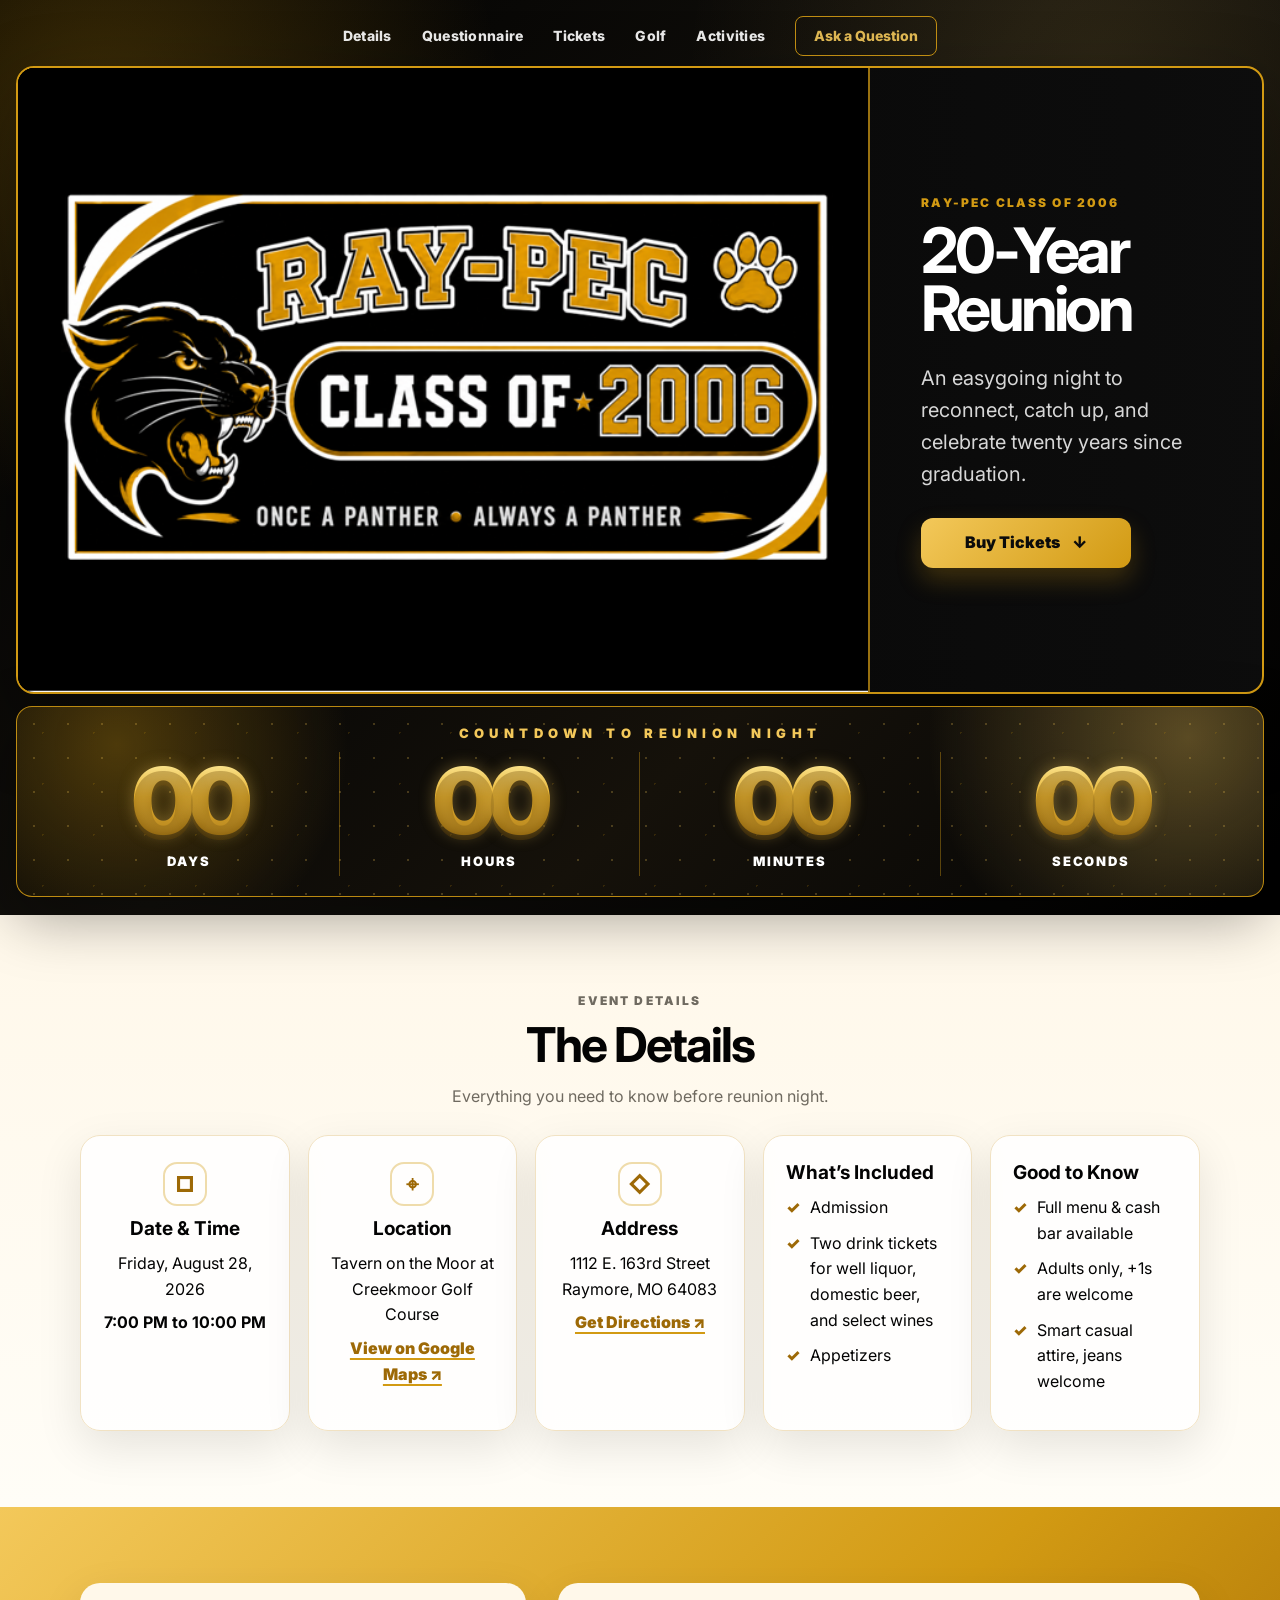
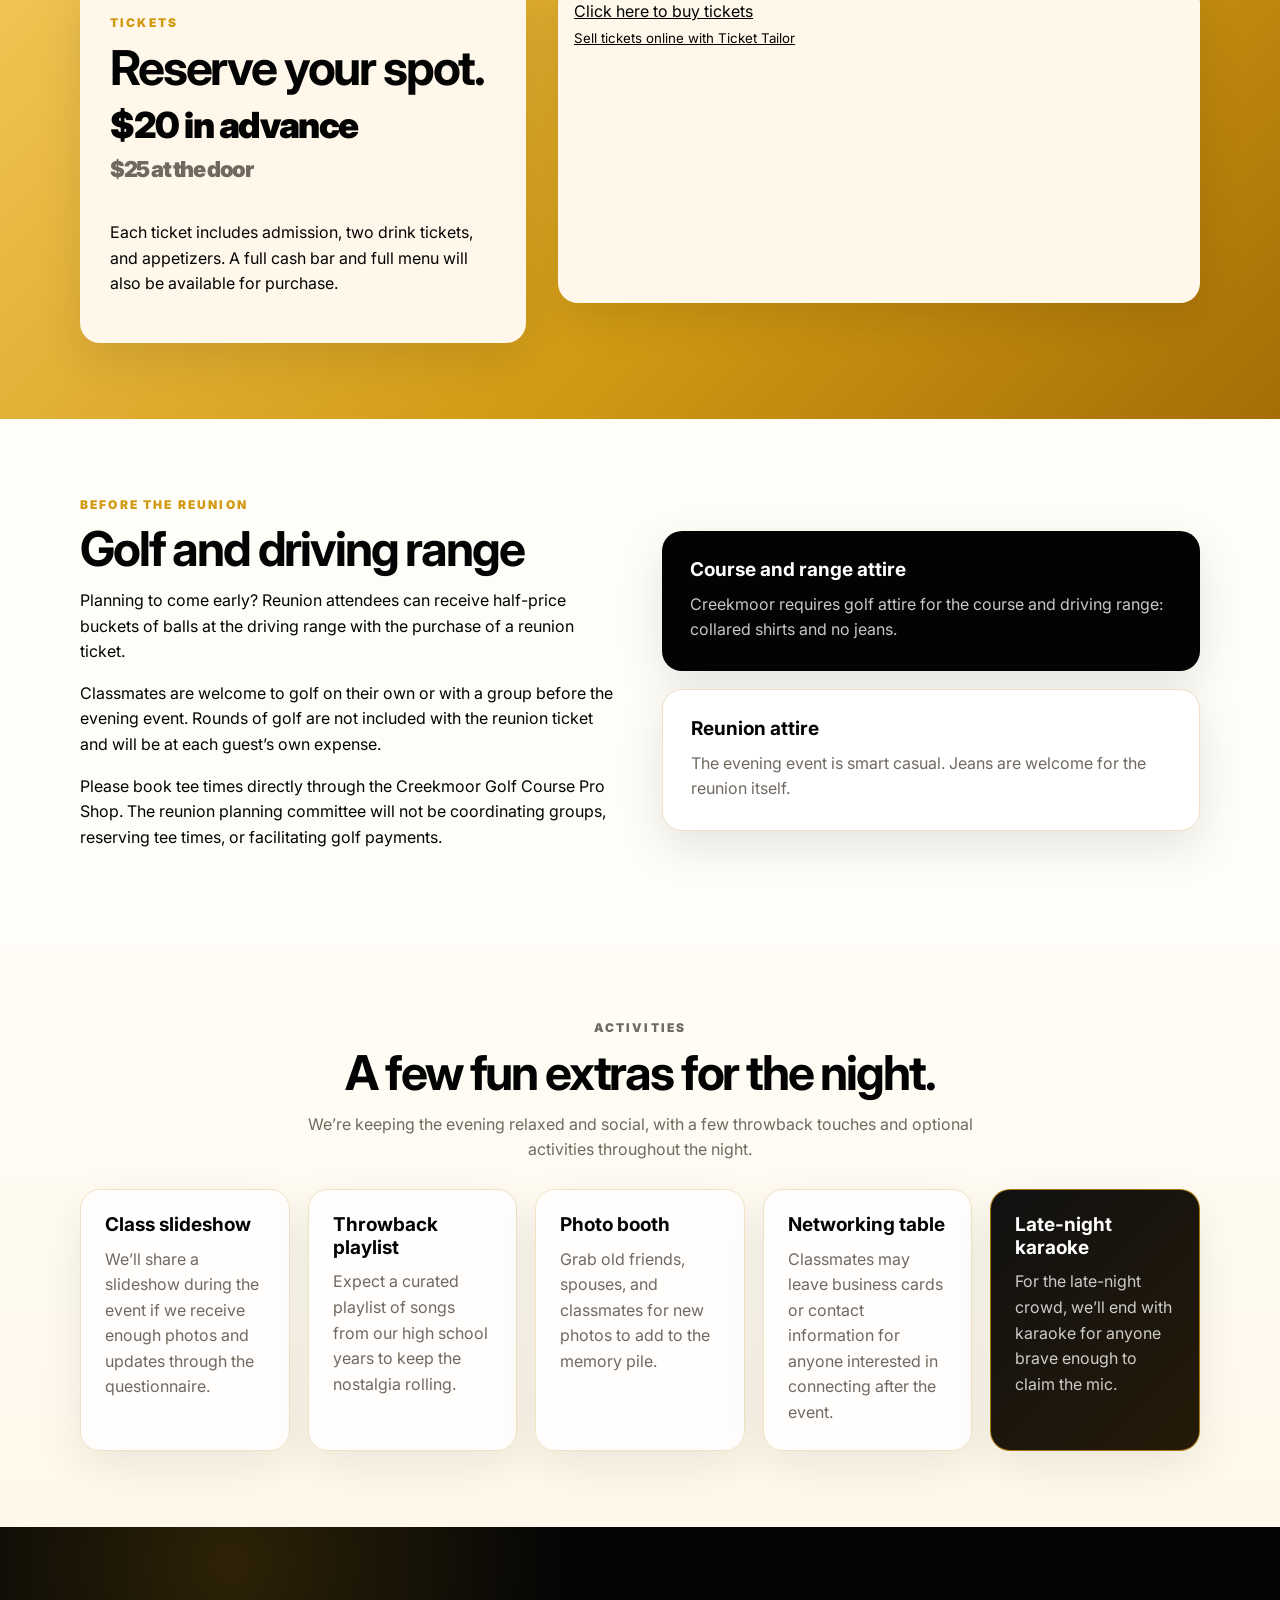
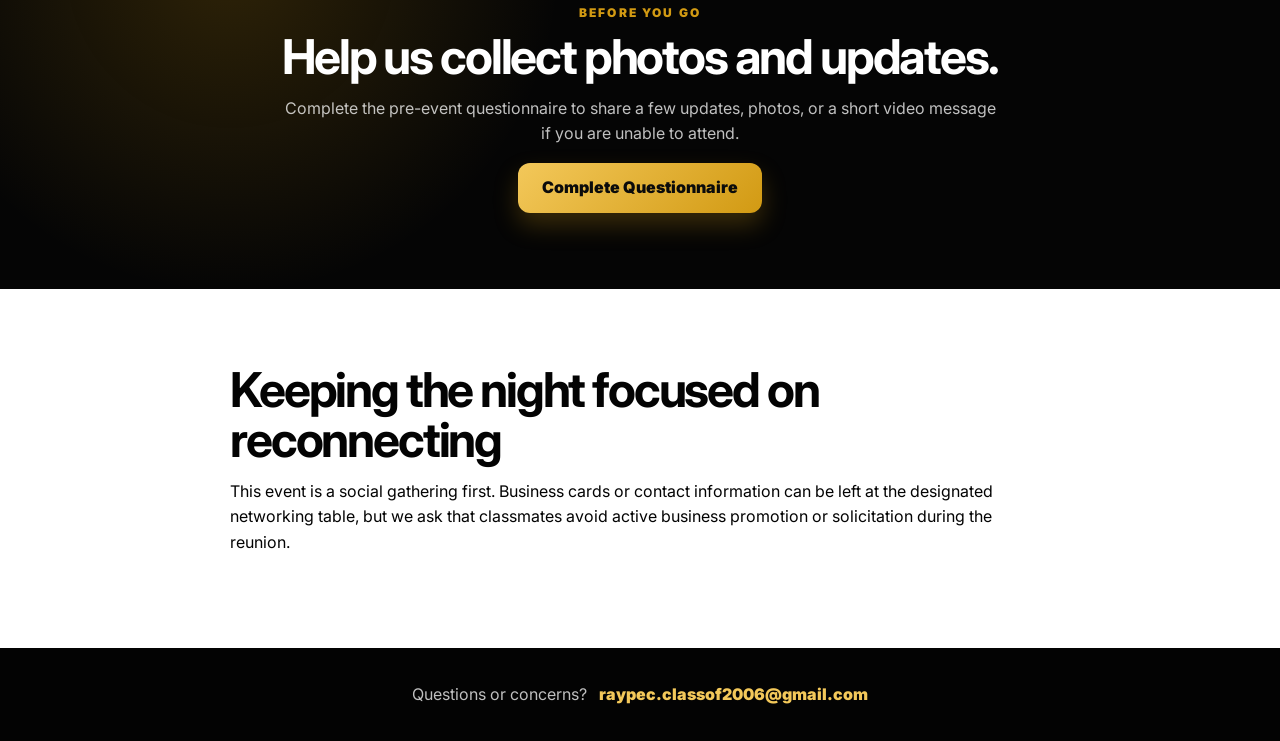
<file: index.html>
<!doctype html>
<html lang="en">
<head>
  <meta charset="utf-8" />
  <meta name="viewport" content="width=device-width, initial-scale=1" />
  <title>Ray-Pec Class of 2006 | 20-Year Reunion</title>
  <meta name="description" content="Ray-Pec Class of 2006 20-Year Reunion at Tavern on the Moor at Creekmoor Golf Course on August 28, 2026." />
  <link rel="preconnect" href="https://fonts.googleapis.com">
  <link rel="preconnect" href="https://fonts.gstatic.com" crossorigin>
  <link href="https://fonts.googleapis.com/css2?family=Inter:wght@400;500;700;800;900&display=swap" rel="stylesheet">
  <link rel="stylesheet" href="styles.css" />
</head>
<body>
  <header class="site-hero">
    <nav class="nav" aria-label="Main navigation">
      <a href="#details">Details</a>
      <a href="questionnaire.html">Questionnaire</a>
      <a href="#tickets">Tickets</a>
      <a href="#golf">Golf</a>
      <a href="#activities">Activities</a>
      <button class="nav-link-button question-trigger" type="button">Ask a Question</button>
    </nav>

    <div class="hero-shell">
      <div class="hero-brand-panel" aria-label="Ray-Pec Class of 2006 banner">
        <img class="hero-image" src="assets/raypec-reunion-hero.png" alt="Ray-Pec Class of 2006, Once a Panther Always a Panther" decoding="async" fetchpriority="high" />
      </div>

      <div class="hero-copy">
        <p class="eyebrow">Ray-Pec Class of 2006</p>
        <h1><span class="nowrap">20-Year</span><br>Reunion</h1>
        <p class="lede">An easygoing night to reconnect, catch up, and celebrate twenty years since graduation.</p>
        <a class="button primary hero-ticket" href="#tickets">Buy Tickets <span class="button-arrow" aria-hidden="true">↓</span></a>
      </div>
    </div>

    <section class="countdown-band" aria-label="Countdown to reunion">
      <p class="countdown-title">Countdown to Reunion Night</p>
      <div class="countdown" id="countdown">
        <div><strong id="days">--</strong><span>Days</span></div>
        <div><strong id="hours">--</strong><span>Hours</span></div>
        <div><strong id="minutes">--</strong><span>Minutes</span></div>
        <div><strong id="seconds">--</strong><span>Seconds</span></div>
      </div>
    </section>
  </header>

  <main>
    <section id="details" class="section details-section">
      <div class="container centered section-heading">
        <p class="eyebrow">Event Details</p>
        <h2>The Details</h2>
        <p>Everything you need to know before reunion night.</p>
      </div>

      <div class="container details-grid">
        <article class="info-card">
          <span class="card-icon" aria-hidden="true">□</span>
          <h3>Date &amp; Time</h3>
          <p>Friday, August 28, 2026</p>
          <p><strong>7:00 PM to 10:00 PM</strong></p>
        </article>

        <article class="info-card">
          <span class="card-icon" aria-hidden="true">⌖</span>
          <h3>Location</h3>
          <p>Tavern on the Moor at Creekmoor Golf Course</p>
          <a class="map-link" href="https://www.google.com/maps/search/?api=1&query=Tavern%20on%20the%20Moor%20at%20Creekmoor%20Golf%20Course%201112%20E%20163rd%20Street%20Raymore%20MO%2064083" target="_blank" rel="noopener">View on Google Maps ↗</a>
        </article>

        <article class="info-card">
          <span class="card-icon" aria-hidden="true">◇</span>
          <h3>Address</h3>
          <p>1112 E. 163rd Street<br>Raymore, MO 64083</p>
          <a class="map-link" href="https://www.google.com/maps/dir/?api=1&destination=1112%20E%20163rd%20Street%20Raymore%20MO%2064083" target="_blank" rel="noopener">Get Directions ↗</a>
        </article>

        <article class="info-card list-card">
          <h3>What’s Included</h3>
          <ul>
            <li>Admission</li>
            <li>Two drink tickets for well liquor, domestic beer, and select wines</li>
            <li>Appetizers</li>
          </ul>
        </article>

        <article class="info-card list-card">
          <h3>Good to Know</h3>
          <ul>
            <li>Full menu & cash bar available</li>
            <li>Adults only, +1s are welcome</li>
            <li>Smart casual attire, jeans welcome</li>
          </ul>
        </article>
      </div>
    </section>

    <section id="tickets" class="section ticket-section" tabindex="-1">
      <div class="container ticket-section-grid">
        <div class="ticket-box">
          <p class="eyebrow">Tickets</p>
          <h2>Reserve your spot.</h2>
          <p class="price">$20 in advance<br><span>$25 at the door</span></p>
          <p>Each ticket includes admission, two drink tickets, and appetizers. A full cash bar and full menu will also be available for purchase.</p>
        </div>
        <div class="ticket-widget-card">
          <div class="tt-widget"><div class="tt-widget-fallback"><p><a href="https://www.tickettailor.com/all-tickets/raymorepeculiarclassof2006/?ref=website_widget&show_search_filter=true&show_date_filter=true&show_sort=true" target="_blank" rel="noopener">Click here to buy tickets</a><br /><small><a href="https://www.tickettailor.com?rf=wdg_322495" class="tt-widget-powered">Sell tickets online with Ticket Tailor</a></small></p></div><script src="https://cdn.tickettailor.com/js/widgets/min/widget.js" data-url="https://www.tickettailor.com/all-tickets/raymorepeculiarclassof2006/?ref=website_widget&show_search_filter=true&show_date_filter=true&show_sort=true" data-type="inline" data-inline-minimal="true" data-inline-show-logo="false" data-inline-bg-fill="true" data-inline-inherit-ref-from-url-param="" data-inline-ref="website_widget"></script></div>
        </div>
      </div>
    </section>

    <section id="golf" class="section golf-section">
      <div class="container two-column">
        <div>
          <p class="eyebrow">Before the Reunion</p>
          <h2>Golf and driving range</h2>
          <p>Planning to come early? Reunion attendees can receive half-price buckets of balls at the driving range with the purchase of a reunion ticket.</p>
          <p>Classmates are welcome to golf on their own or with a group before the evening event. Rounds of golf are not included with the reunion ticket and will be at each guest’s own expense.</p>
          <p>Please book tee times directly through the Creekmoor Golf Course Pro Shop. The reunion planning committee will not be coordinating groups, reserving tee times, or facilitating golf payments.</p>
        </div>
        <div class="golf-cards">
          <div class="small-card">
            <h3>Course and range attire</h3>
            <p>Creekmoor requires golf attire for the course and driving range: collared shirts and no jeans.</p>
          </div>
          <div class="small-card light-card">
            <h3>Reunion attire</h3>
            <p>The evening event is smart casual. Jeans are welcome for the reunion itself.</p>
          </div>
        </div>
      </div>
    </section>

    <section id="activities" class="section activities-section">
      <div class="container centered section-heading">
        <p class="eyebrow">Activities</p>
        <h2>A few fun extras for the night.</h2>
        <p>We’re keeping the evening relaxed and social, with a few throwback touches and optional activities throughout the night.</p>
      </div>

      <div class="container activities-grid">
        <article class="activity-card">
          <h3>Class slideshow</h3>
          <p>We’ll share a slideshow during the event if we receive enough photos and updates through the questionnaire.</p>
        </article>
        <article class="activity-card">
          <h3>Throwback playlist</h3>
          <p>Expect a curated playlist of songs from our high school years to keep the nostalgia rolling.</p>
        </article>
        <article class="activity-card">
          <h3>Photo booth</h3>
          <p>Grab old friends, spouses, and classmates for new photos to add to the memory pile.</p>
        </article>
        <article class="activity-card">
          <h3>Networking table</h3>
          <p>Classmates may leave business cards or contact information for anyone interested in connecting after the event.</p>
        </article>
        <article class="activity-card highlight-card">
          <h3>Late-night karaoke</h3>
          <p>For the late-night crowd, we’ll end with karaoke for anyone brave enough to claim the mic.</p>
        </article>
      </div>
    </section>

    <section class="section black-section">
      <div class="container centered">
        <p class="eyebrow">Before You Go</p>
        <h2>Help us collect photos and updates.</h2>
        <p class="section-copy">Complete the pre-event questionnaire to share a few updates, photos, or a short video message if you are unable to attend.</p>
        <a class="button primary" href="questionnaire.html">Complete Questionnaire</a>
      </div>
    </section>

    <section class="section networking-section">
      <div class="container narrow">
        <h2>Keeping the night focused on reconnecting</h2>
        <p>This event is a social gathering first. Business cards or contact information can be left at the designated networking table, but we ask that classmates avoid active business promotion or solicitation during the reunion.</p>
      </div>
    </section>
  </main>

  <footer class="footer">
    <div class="container footer-inner">
      <p>Questions or concerns?</p>
      <button class="footer-link-button question-trigger" type="button">raypec.classof2006@gmail.com</button>
    </div>
  </footer>

  <div class="modal" id="questionModal" aria-hidden="true">
    <div class="modal-backdrop" data-close-modal></div>
    <div class="modal-card" role="dialog" aria-modal="true" aria-labelledby="questionModalTitle">
      <button class="modal-close" type="button" data-close-modal aria-label="Close question form">×</button>
      <p class="eyebrow">Contact</p>
      <h2 id="questionModalTitle">Ask a question</h2>
      <p>Your message will open in your email app addressed to the reunion inbox.</p>
      <form id="questionForm">
        <label for="questionName">Your name</label>
        <input id="questionName" name="name" type="text" placeholder="Your name" />
        <label for="questionEmail">Your email</label>
        <input id="questionEmail" name="email" type="email" placeholder="you@example.com" />
        <label for="questionMessage">Question</label>
        <textarea id="questionMessage" name="message" rows="5" placeholder="What would you like to ask?" required></textarea>
        <button class="button primary" type="submit">Send Question</button>
      </form>
    </div>
  </div>

  <script>
    const eventDate = new Date('2026-08-28T19:00:00-05:00');
    function updateCountdown() {
      const now = new Date();
      const diff = eventDate - now;
      if (diff <= 0) {
        document.getElementById('days').textContent = '00';
        document.getElementById('hours').textContent = '00';
        document.getElementById('minutes').textContent = '00';
        document.getElementById('seconds').textContent = '00';
        return;
      }
      const days = Math.floor(diff / (1000 * 60 * 60 * 24));
      const hours = Math.floor((diff / (1000 * 60 * 60)) % 24);
      const minutes = Math.floor((diff / (1000 * 60)) % 60);
      const seconds = Math.floor((diff / 1000) % 60);
      document.getElementById('days').textContent = days;
      document.getElementById('hours').textContent = String(hours).padStart(2, '0');
      document.getElementById('minutes').textContent = String(minutes).padStart(2, '0');
      document.getElementById('seconds').textContent = String(seconds).padStart(2, '0');
    }
    updateCountdown();
    setInterval(updateCountdown, 1000);

    const modal = document.getElementById('questionModal');
    const triggers = document.querySelectorAll('.question-trigger');
    const closeButtons = document.querySelectorAll('[data-close-modal]');
    const form = document.getElementById('questionForm');
    function openModal() { modal.classList.add('is-open'); modal.setAttribute('aria-hidden', 'false'); document.body.classList.add('modal-open'); }
    function closeModal() { modal.classList.remove('is-open'); modal.setAttribute('aria-hidden', 'true'); document.body.classList.remove('modal-open'); }
    triggers.forEach(button => button.addEventListener('click', openModal));
    closeButtons.forEach(button => button.addEventListener('click', closeModal));
    document.addEventListener('keydown', event => { if (event.key === 'Escape') closeModal(); });
    form.addEventListener('submit', event => {
      event.preventDefault();
      const name = document.getElementById('questionName').value.trim();
      const email = document.getElementById('questionEmail').value.trim();
      const message = document.getElementById('questionMessage').value.trim();
      const subject = encodeURIComponent('Ray-Pec Class of 2006 Reunion Question');
      const body = encodeURIComponent(`Name: ${name || 'Not provided'}\nEmail: ${email || 'Not provided'}\n\nQuestion:\n${message}`);
      window.location.href = `mailto:raypec.classof2006@gmail.com?subject=${subject}&body=${body}`;
      closeModal();
    });
  </script>
</body>
</html>
</file>
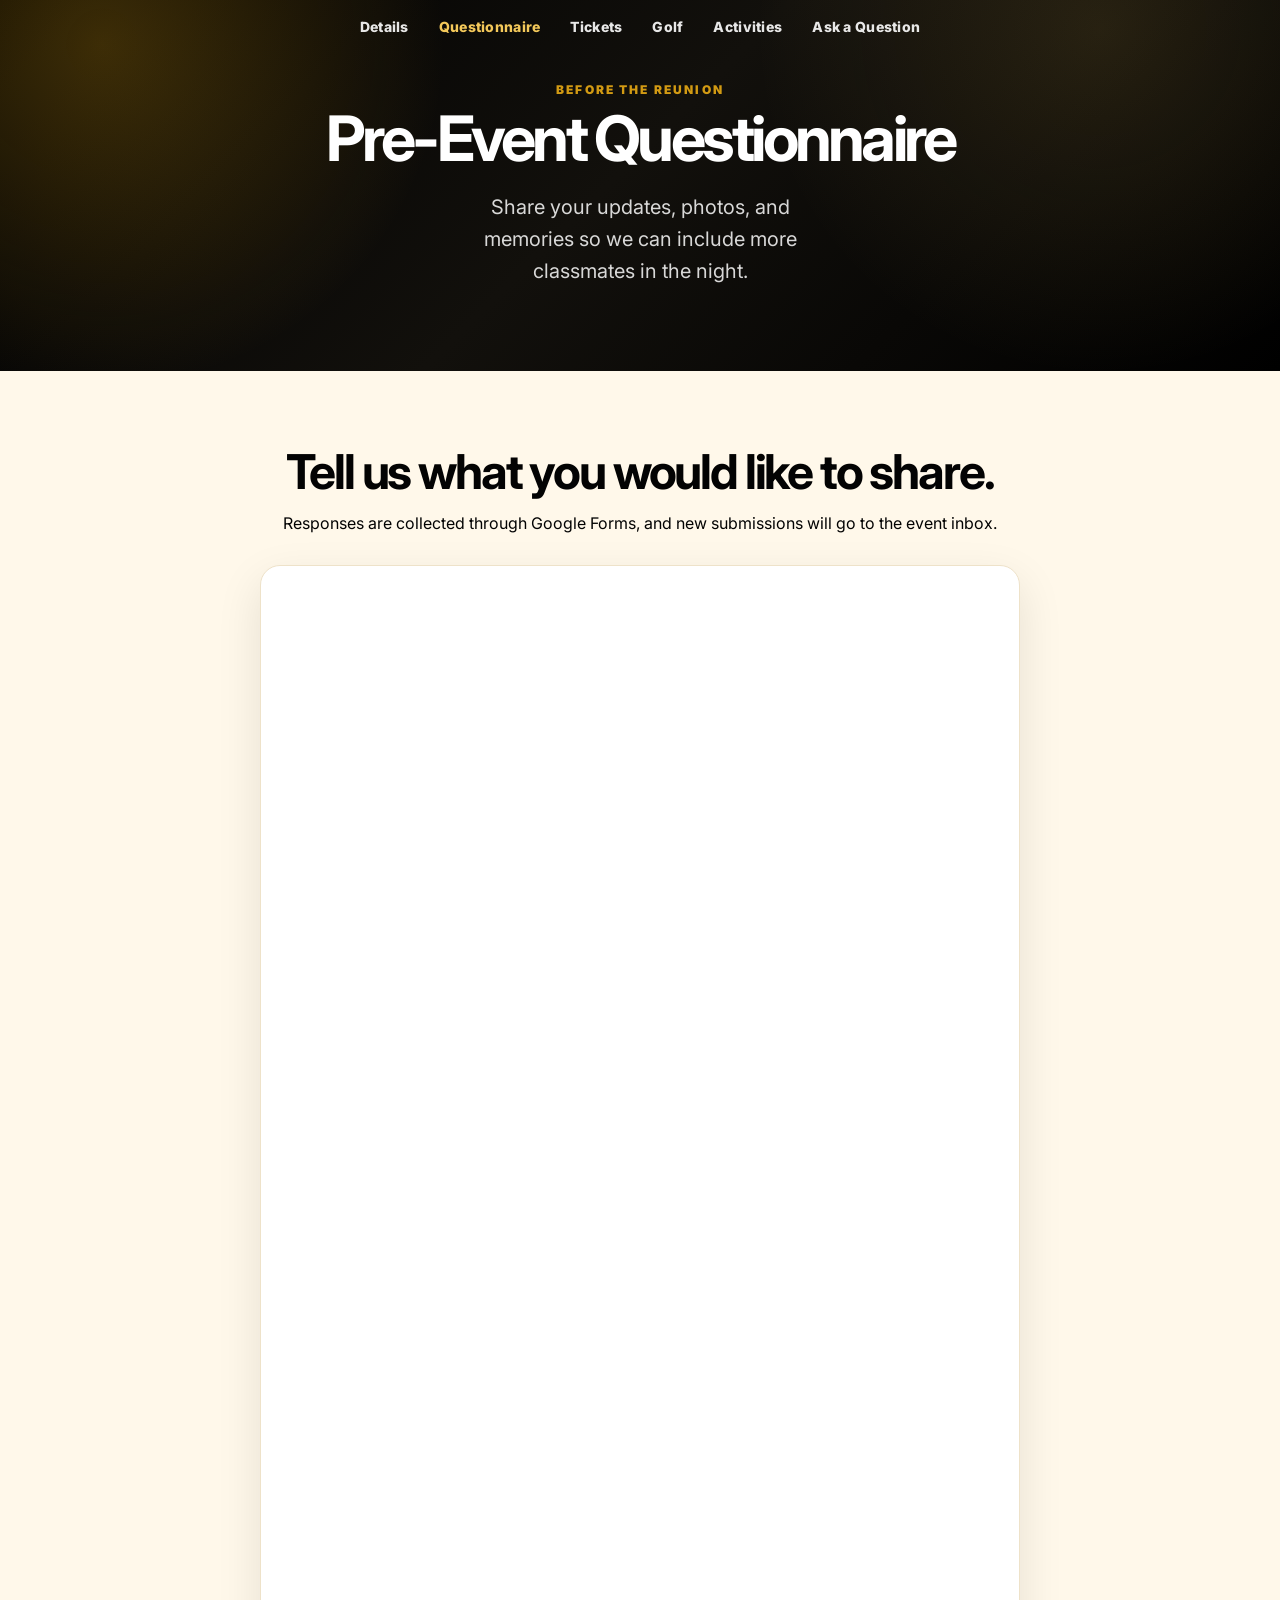
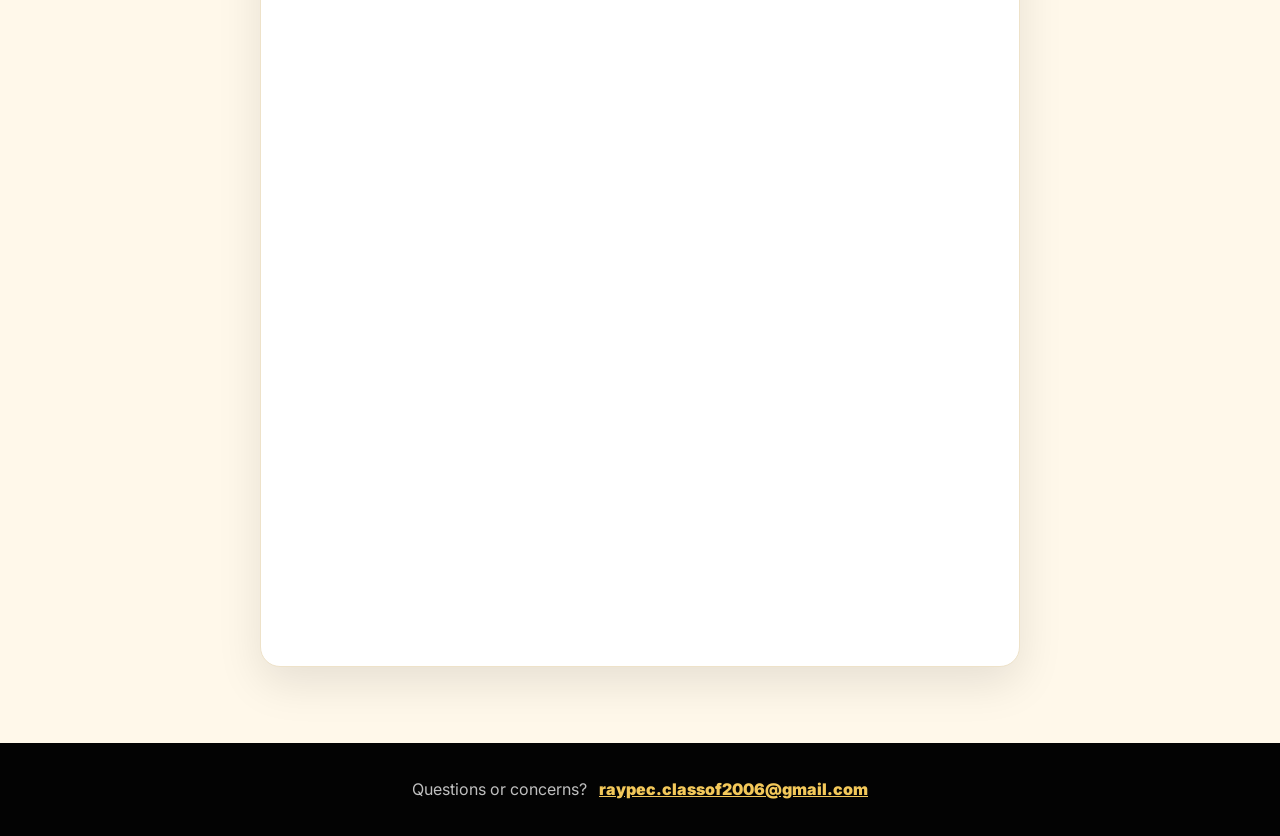
<file: questionnaire.html>
<!doctype html>
<html lang="en">
<head>
  <meta charset="utf-8" />
  <meta name="viewport" content="width=device-width, initial-scale=1" />
  <title>Pre-Event Questionnaire | Ray-Pec Class of 2006</title>
  <meta name="description" content="Pre-event questionnaire for the Ray-Pec Class of 2006 20-Year Reunion." />
  <link rel="preconnect" href="https://fonts.googleapis.com">
  <link rel="preconnect" href="https://fonts.gstatic.com" crossorigin>
  <link href="https://fonts.googleapis.com/css2?family=Inter:wght@400;500;700;800;900&display=swap" rel="stylesheet">
  <link rel="stylesheet" href="styles.css" />
</head>
<body>
  <header class="page-header">
<nav class="nav" aria-label="Main navigation">
  <a href="index.html#details">Details</a>
  <a href="questionnaire.html" aria-current="page">Questionnaire</a>
  <a href="index.html#tickets">Tickets</a>
  <a href="index.html#golf">Golf</a>
  <a href="index.html#activities">Activities</a>
  <a class="nav-link-button"
     href="mailto:raypec.classof2006@gmail.com?subject=Ray-Pec%20Class%20of%202006%20Reunion%20Question">
     Ask a Question
  </a>
</nav>

    <div class="container page-title-block">
      <p class="eyebrow">Before the Reunion</p>
      <h1>Pre-Event Questionnaire</h1>
      <p class="lede">Share your updates, photos, and memories so we can include more classmates in the night.</p>
    </div>
  </header>

  <main>
    <section class="section questionnaire-section">
      <div class="container narrow centered questionnaire-intro">
        <h2>Tell us what you would like to share.</h2>
        <p>Responses are collected through Google Forms, and new submissions will go to the event inbox.</p>
      </div>

      <div class="container form-container" id="questionnaire-form">
        <div class="form-wrapper">
 <iframe
    class="google-form"
    src="https://docs.google.com/forms/d/e/1FAIpQLSeV0rukMgLO7NEczFhlp-DngjpS_MeqoyuEcyORSAe2j8kFjw/viewform?embedded=true"
    title="Ray-Pec Class of 2006 Pre-Event Questionnaire"
    loading="lazy"
    width="100%"
    height="1700"
    frameborder="0"
    marginheight="0"
    marginwidth="0">
    Loading…
</iframe>
        </div>
      </div>
    </section>
  </main>

  <footer class="footer">
    <div class="container footer-inner">
      <p>Questions or concerns?</p>
      <a class="footer-link-button" href="mailto:raypec.classof2006@gmail.com">raypec.classof2006@gmail.com</a>
    </div>
  </footer>
</body>
</html>
</file>
<file: styles.css>
:root {
  --black: #030303;
  --black-soft: #101010;
  --charcoal: #17130d;
  --gold: #d29a13;
  --gold-light: #f3c85a;
  --gold-deep: #9d6906;
  --cream: #fff8ea;
  --white: #ffffff;
  --muted: #6f6a60;
  --line: rgba(255,255,255,.18);
  --shadow: 0 28px 80px rgba(0,0,0,.32);
}

* { box-sizing: border-box; }
html { scroll-behavior: smooth; }
body {
  margin: 0;
  font-family: Inter, system-ui, -apple-system, BlinkMacSystemFont, "Segoe UI", sans-serif;
  color: var(--black);
  background: var(--cream);
  line-height: 1.6;
}
body.modal-open { overflow: hidden; }
a { color: inherit; }
button { font: inherit; }

.nav {
  width: min(1240px, calc(100% - 32px));
  margin: 0 auto;
  padding: 16px 0 10px;
  display: flex;
  gap: 30px;
  align-items: center;
  justify-content: center;
  color: var(--white);
  font-size: 14px;
  letter-spacing: .02em;
}
.nav a, .nav-link-button {
  text-decoration: none;
  color: inherit;
  background: transparent;
  border: 0;
  padding: 0;
  font: inherit;
  font-weight: 800;
  cursor: pointer;
  white-space: nowrap;
  opacity: .9;
}
.nav a:hover, .nav a[aria-current="page"], .nav-link-button:hover { opacity: 1; color: var(--gold-light); }
.nav-link-button {
  border: 1px solid var(--gold);
  padding: 8px 18px;
  border-radius: 8px;
  color: var(--gold-light);
}

.site-hero, .page-header {
  background:
    radial-gradient(circle at 8% 12%, rgba(210,154,19,.28), transparent 28%),
    radial-gradient(circle at 86% 8%, rgba(243,200,90,.12), transparent 30%),
    linear-gradient(135deg, #000, #12100c 48%, #000);
}
.site-hero { padding-bottom: 18px; }
.page-header { padding-bottom: 56px; }

.hero-shell {
  width: min(1360px, calc(100% - 32px));
  margin: 0 auto 12px;
  display: grid;
  grid-template-columns: minmax(0, 2.05fr) minmax(380px, .95fr);
  align-items: stretch;
  min-height: 560px;
  background:
    linear-gradient(90deg, rgba(0,0,0,.05), rgba(255,255,255,.03)),
    #050505;
  border: 2px solid var(--gold);
  border-radius: 18px;
  overflow: hidden;
  box-shadow: var(--shadow);
}
.hero-brand-panel {
  min-height: 560px;
  background: #020202;
  display: flex;
  align-items: center;
  justify-content: center;
  padding: 0;
  overflow: hidden;
}
.hero-brand-panel img {
  width: 100%;
  height: 100%;
  min-height: 560px;
  display: block;
  object-fit: cover;
  object-position: 38% center;
}
.hero-copy {
  color: var(--white);
  padding: clamp(34px, 4vw, 56px);
  display: flex;
  flex-direction: column;
  justify-content: center;
  border-left: 2px solid rgba(210,154,19,.72);
  overflow: hidden;
}
.eyebrow {
  margin: 0 0 10px;
  text-transform: uppercase;
  letter-spacing: .18em;
  font-size: 12px;
  font-weight: 900;
  color: var(--gold);
}
h1, h2, h3, p { margin-top: 0; }
h1 {
  max-width: 100%;
  font-size: clamp(58px, 4.9vw, 84px);
  line-height: .92;
  margin-bottom: 24px;
  letter-spacing: -.06em;
}

.nowrap {
  white-space: nowrap;
}
h2 {
  font-size: clamp(30px, 4vw, 48px);
  line-height: 1.04;
  letter-spacing: -.045em;
  margin-bottom: 14px;
}
h3 { font-size: 19px; line-height: 1.2; margin-bottom: 10px; }
.lede {
  max-width: 360px;
  margin-bottom: 28px;
  color: rgba(255,255,255,.84);
  font-size: clamp(17px, 1.6vw, 20px);
}

.button {
  display: inline-flex;
  align-items: center;
  justify-content: center;
  gap: 12px;
  min-height: 50px;
  padding: 0 24px;
  border-radius: 12px;
  font-weight: 900;
  text-decoration: none;
  border: 0;
  cursor: pointer;
  transition: transform .16s ease, box-shadow .16s ease, filter .16s ease;
}
.button:hover { transform: translateY(-2px); filter: brightness(1.05); }
.primary {
  background: linear-gradient(135deg, var(--gold-light), var(--gold));
  color: #0b0b0b;
  box-shadow: 0 12px 25px rgba(210,154,19,.25);
}
.hero-ticket { width: fit-content; min-width: 210px; }

.countdown-band {
  width: min(1360px, calc(100% - 32px));
  margin: 0 auto;
  padding: 16px 22px 20px;
  border: 1px solid rgba(210,154,19,.88);
  border-radius: 16px;
  background:
    radial-gradient(circle at 8% 20%, rgba(210,154,19,.34), transparent 20%),
    radial-gradient(circle at 94% 16%, rgba(243,200,90,.34), transparent 22%),
    linear-gradient(135deg, #050505, #15110a 50%, #050505);
  box-shadow: 0 20px 60px rgba(0,0,0,.36);
  overflow: hidden;
  position: relative;
}
.countdown-band::before,
.countdown-band::after {
  content: "";
  position: absolute;
  inset: 0;
  pointer-events: none;
  background-image:
    radial-gradient(circle, rgba(243,200,90,.72) 0 1px, transparent 1px),
    radial-gradient(circle, rgba(210,154,19,.5) 0 1px, transparent 1px);
  background-size: 34px 34px, 51px 51px;
  opacity: .18;
}
.countdown-title {
  position: relative;
  z-index: 1;
  margin: 0 0 8px;
  text-align: center;
  text-transform: uppercase;
  letter-spacing: .42em;
  font-size: 13px;
  font-weight: 900;
  color: var(--gold-light);
}
.countdown {
  position: relative;
  z-index: 1;
  display: grid;
  grid-template-columns: repeat(4, 1fr);
  gap: 0;
}
.countdown div {
  text-align: center;
  padding: 8px 12px 4px;
  border-right: 1px solid rgba(210,154,19,.4);
}
.countdown div:last-child { border-right: 0; }
.countdown strong {
  display: block;
  font-size: clamp(48px, 7.2vw, 92px);
  line-height: .9;
  font-weight: 900;
  letter-spacing: -.07em;
  color: var(--gold-light);
  text-shadow: 0 0 16px rgba(243,200,90,.35), 0 5px 0 rgba(90,57,0,.38);
  background: linear-gradient(180deg, #fff1a9 0%, #e4ac25 44%, #8e5e05 100%);
  -webkit-background-clip: text;
  background-clip: text;
  color: transparent;
}
.countdown span {
  display: block;
  margin-top: 8px;
  color: var(--white);
  font-size: 13px;
  font-weight: 900;
  text-transform: uppercase;
  letter-spacing: .14em;
}

.section { padding: 76px 0; }
.container { width: min(1120px, calc(100% - 32px)); margin: 0 auto; }
.narrow { max-width: 820px; }
.centered { text-align: center; }
.section-heading { margin-bottom: 26px; }
.section-heading p, .section-copy { color: var(--muted); max-width: 720px; margin-left: auto; margin-right: auto; }

.details-section {
  background: linear-gradient(180deg, #fff8ea 0%, #fffdf7 100%);
}
.details-grid {
  display: grid;
  grid-template-columns: repeat(5, 1fr);
  gap: 18px;
}
.info-card, .small-card, .ticket-box, .ticket-widget-card, .modal-card, .form-wrapper {
  border-radius: 20px;
  box-shadow: 0 16px 45px rgba(0,0,0,.10);
}
.info-card {
  background: rgba(255,255,255,.86);
  border: 1px solid #f1e2c3;
  padding: 26px 22px;
  text-align: center;
}
.info-card p { margin-bottom: 8px; }
.card-icon {
  display: inline-grid;
  place-items: center;
  width: 44px;
  height: 44px;
  margin-bottom: 12px;
  color: var(--gold-deep);
  border: 2px solid rgba(210,154,19,.35);
  border-radius: 14px;
  font-weight: 900;
  font-size: 22px;
}
.map-link, .text-link {
  color: var(--gold-deep);
  font-weight: 900;
  text-decoration-color: var(--gold);
  text-decoration-thickness: 2px;
  text-underline-offset: 4px;
}
.map-link:hover, .text-link:hover { color: var(--black); }
.list-card { text-align: left; }
ul { margin: 0; padding-left: 0; list-style: none; }
li { position: relative; padding-left: 24px; margin-bottom: 10px; }
li::before {
  content: "✓";
  position: absolute;
  left: 0;
  color: var(--gold-deep);
  font-weight: 900;
}

.ticket-section {
  background: linear-gradient(135deg, #f3c85a, #d29a13 58%, #a56d06);
}
.ticket-section-grid {
  display: grid;
  grid-template-columns: .82fr 1.18fr;
  gap: 32px;
  align-items: start;
}
.ticket-box, .ticket-widget-card {
  background: var(--cream);
  padding: 30px;
}
.ticket-widget-card { padding: 16px; min-height: 320px; }
.tt-widget { min-height: 260px; }
.price {
  font-size: 36px;
  line-height: 1.08;
  font-weight: 900;
  letter-spacing: -.04em;
}
.price span { font-size: 22px; color: var(--muted); }

.two-column {
  display: grid;
  grid-template-columns: 1fr 1fr;
  gap: 44px;
  align-items: center;
}
.golf-section { background: #fffdf7; }
.golf-cards { display: grid; gap: 18px; }
.small-card {
  background: var(--black);
  color: var(--white);
  padding: 28px;
}
.small-card p { color: rgba(255,255,255,.78); margin-bottom: 0; }
.light-card { background: var(--white); color: var(--black); border: 1px solid #f1e2c3; }
.light-card p { color: var(--muted); }

.activities-section {
  background: linear-gradient(180deg, #fffdf7 0%, #fff8ea 100%);
}
.activities-grid {
  display: grid;
  grid-template-columns: repeat(5, 1fr);
  gap: 18px;
}
.activity-card {
  background: rgba(255,255,255,.88);
  border: 1px solid #f1e2c3;
  border-radius: 20px;
  padding: 24px;
  box-shadow: 0 16px 45px rgba(0,0,0,.08);
}
.activity-card p { color: var(--muted); margin-bottom: 0; }
.highlight-card {
  background: linear-gradient(135deg, #111, #251a08);
  color: var(--white);
  border-color: rgba(210,154,19,.75);
}
.highlight-card p { color: rgba(255,255,255,.78); }

.black-section {
  background:
    radial-gradient(circle at 18% 10%, rgba(210,154,19,.2), transparent 30%),
    #050505;
  color: var(--white);
}
.black-section .section-copy { color: rgba(255,255,255,.75); }
.networking-section { background: var(--white); }

.page-title-block {
  color: var(--white);
  text-align: center;
  padding-top: 32px;
}
.page-title-block .lede { margin-left: auto; margin-right: auto; }
.questionnaire-section { background: var(--cream); }
.questionnaire-intro { margin-bottom: 28px; }
.form-container { max-width: 760px; }
.form-wrapper {
  width: 100%;
  background: var(--white);
  overflow: hidden;
  border: 1px solid #eee2c9;
}
.google-form {
  display: block;
  width: 100%;
  min-height: 1500px;
  border: 0;
}
.form-cta {
  margin-top: 18px;
  min-height: 62px;
  padding: 0 36px;
  font-size: 18px;
  border-radius: 14px;
}

.footer {
  padding: 34px 0;
  background: var(--black);
  color: var(--white);
}
.footer-inner { display: flex; gap: 12px; justify-content: center; align-items: center; flex-wrap: wrap; }
.footer p { margin-bottom: 0; color: rgba(255,255,255,.75); }
.footer-link-button {
  border: 0;
  background: transparent;
  color: var(--gold-light);
  font-weight: 900;
  cursor: pointer;
  padding: 0;
}

.modal {
  position: fixed;
  inset: 0;
  z-index: 1000;
  display: none;
  align-items: center;
  justify-content: center;
  padding: 20px;
}
.modal.is-open { display: flex; }
.modal-backdrop {
  position: absolute;
  inset: 0;
  background: rgba(0,0,0,.72);
}
.modal-card {
  position: relative;
  z-index: 1;
  width: min(560px, 100%);
  background: var(--white);
  padding: 30px;
}
.modal-card h2 { font-size: clamp(28px, 4vw, 44px); }
.modal-close {
  position: absolute;
  top: 14px;
  right: 16px;
  width: 38px;
  height: 38px;
  border-radius: 999px;
  border: 0;
  background: var(--cream);
  color: var(--black);
  cursor: pointer;
  font-size: 26px;
  line-height: 1;
}
form { display: grid; gap: 10px; }
label { font-weight: 900; font-size: 14px; }
input, textarea {
  width: 100%;
  border: 1px solid #e1d2b5;
  border-radius: 14px;
  padding: 12px 14px;
  font: inherit;
  background: #fffdf8;
}
textarea { resize: vertical; }

@media (max-width: 1180px) {
  .hero-shell,
  .countdown-band {
    width: min(100% - 28px, 1280px);
  }

  .hero-shell {
    grid-template-columns: minmax(0, 1.75fr) minmax(340px, .9fr);
    min-height: 500px;
  }

  .hero-brand-panel,
  .hero-brand-panel img {
    min-height: 500px;
  }

  .hero-copy h1 {
    font-size: clamp(50px, 5vw, 72px);
  }
}

@media (max-width: 1050px) {
  .hero-shell {
    grid-template-columns: 1fr;
    min-height: auto;
  }

  .hero-brand-panel {
    min-height: 420px;
  }

  .hero-brand-panel img {
    min-height: 420px;
    object-position: center center;
  }

  .hero-copy {
    border-left: 0;
    border-top: 2px solid rgba(210,154,19,.72);
  }

  .hero-copy h1 {
    font-size: clamp(52px, 9vw, 82px);
  }

  .lede {
    max-width: 560px;
  }

  .details-grid {
    grid-template-columns: repeat(2, 1fr);
  }

  .activities-grid {
    grid-template-columns: repeat(2, 1fr);
  }
}

@media (max-width: 760px) {
  .nav {
    overflow-x: auto;
    justify-content: flex-start;
    padding-bottom: 12px;
    gap: 20px;
  }

  .site-hero {
    padding-bottom: 12px;
  }

  .hero-shell,
  .countdown-band {
    width: min(100% - 22px, 1280px);
  }

  .hero-brand-panel {
    min-height: 290px;
  }

  .hero-brand-panel img {
    min-height: 290px;
    object-position: center center;
  }

  .hero-copy {
    padding: 30px 24px;
  }

  .hero-copy h1 {
    font-size: clamp(44px, 15vw, 64px);
  }

  .countdown {
    grid-template-columns: repeat(2, 1fr);
    row-gap: 16px;
  }

  .countdown div:nth-child(2) {
    border-right: 0;
  }

  .countdown-title {
    letter-spacing: .2em;
    font-size: 11px;
  }

  .section {
    padding: 56px 0;
  }

  .details-grid,
  .ticket-section-grid,
  .two-column,
  .activities-grid {
    grid-template-columns: 1fr;
  }

  .info-card {
    text-align: left;
  }

  .ticket-box,
  .ticket-widget-card,
  .small-card,
  .modal-card {
    padding: 24px;
  }

  .google-form {
    min-height: 1650px;
  }
}
</file>
